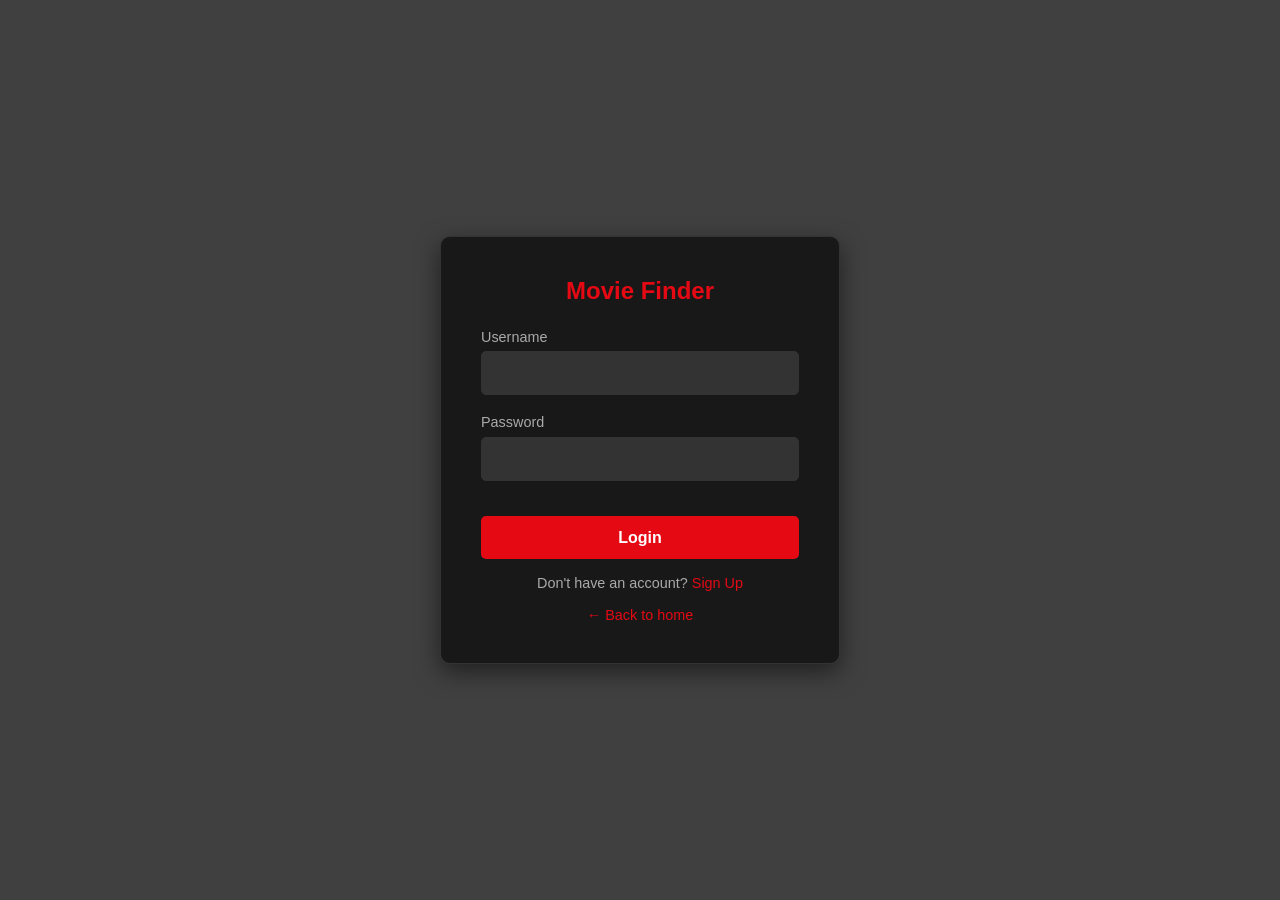
<file: index.html>
<!DOCTYPE html>
<html lang="en">
<head>
    <meta charset="UTF-8">
    <meta name="viewport" content="width=device-width, initial-scale=1.0">
    <title>Login - Movie Finder</title>
    <link rel="stylesheet" href="css/style.css">
</head>
<body class="auth-body">
    <div class="auth-card">
        <h2>Movie Finder</h2>
        <p id="successMessage" class="success-message"></p>
        <form id="loginForm">
            <div class="form-group">
                <label for="username">Username</label>
                <input type="text" id="username" autocomplete="username" required>
            </div>
            <div class="form-group">
                <label for="password">Password</label>
                <input type="password" id="password" autocomplete="current-password" required>
            </div>
            <span id="errorMessage" class="error-message"></span>
            <button type="submit" class="btn" style="margin-top: 1rem;">Login</button>
        </form>
        <div class="auth-link">
            Don't have an account? <a href="signin.html">Sign Up</a>
        </div>
        <div class="auth-link"><a href="landing.html">&larr; Back to home</a></div>
    </div>
    <script src="js/auth.js"></script>
</body>
</html>
</file>
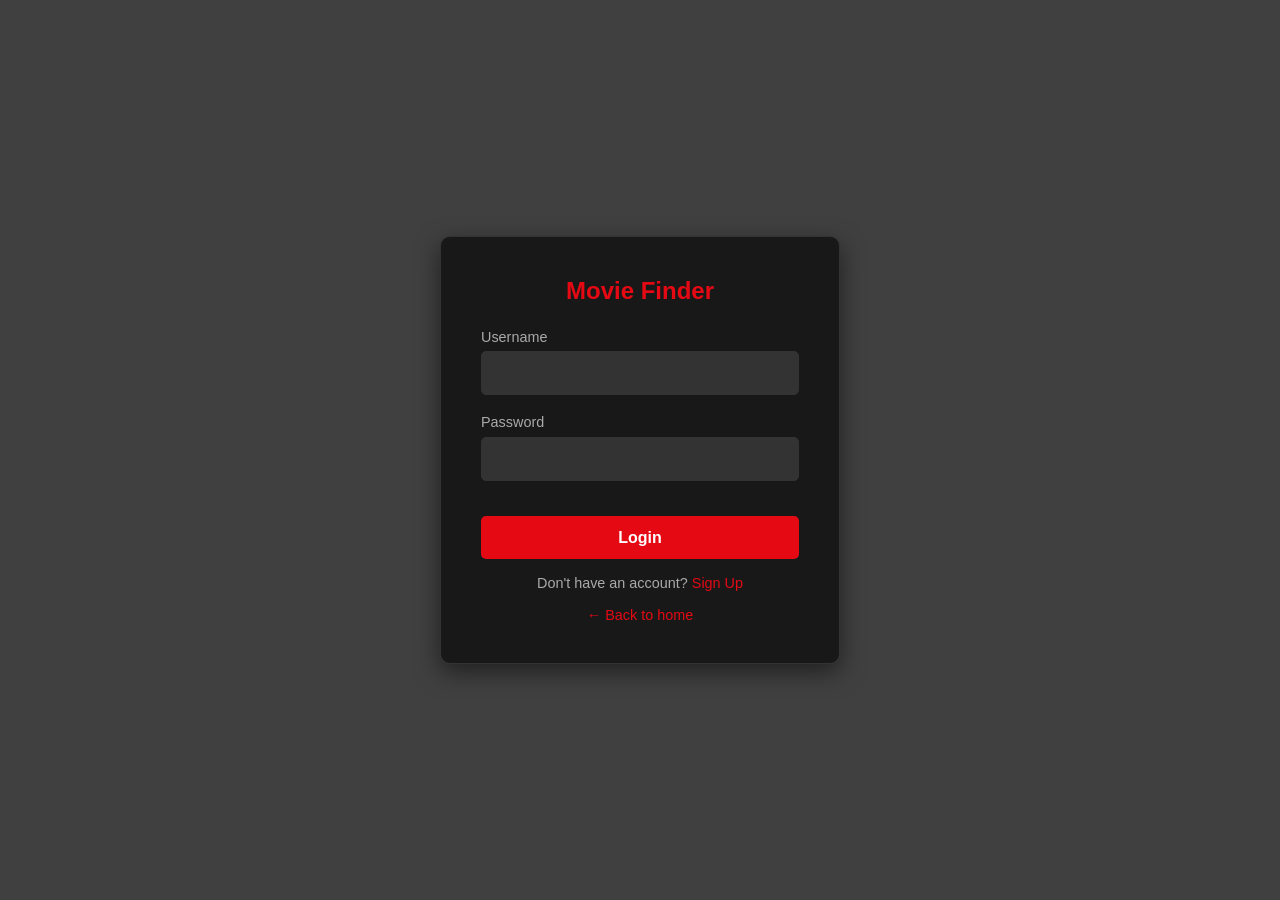
<file: about.html>
<!DOCTYPE html>
<html lang="en">
<head>
    <meta charset="UTF-8">
    <meta name="viewport" content="width=device-width, initial-scale=1.0">
    <title>About Us - Movie Finder</title>
    <link rel="stylesheet" href="css/style.css">
</head>
<body>
    <nav class="navbar">
        <a href="home.html" class="brand">Movie Finder</a>
        <ul class="nav-links">
            <li><a href="home.html">Home</a></li>
            <li><a href="search.html">Search</a></li>
            <li><a href="watchlist.html">Watchlist</a></li>
            <li><a href="about.html" class="active">About Us</a></li>
            <li><a href="index.html" onclick="return logout()">Logout</a></li>
        </ul>
    </nav>

    <main>
        <h2 class="section-title">About Movie Finder</h2>
        
        <div class="about-card">
            <p>Movie Finder is a simple movie discovery application created as a mini project using HTML, CSS, JavaScript, and a movie API.</p>
            <p style="margin-top: 1rem;">It allows users to:</p>
            <ul style="margin-top: 0.5rem; margin-left: 1.5rem;">
                <li>Search movies, series, and episodes with type and year filters</li>
                <li>View detailed information including plot, cast, awards, box office, and ratings from IMDb, Rotten Tomatoes, and Metacritic</li>
                <li>Browse every season and episode of a TV series</li>
                <li>Discover featured and popular titles</li>
                <li>Create and manage a personal watchlist and track what you've watched</li>
            </ul>
        </div>

        <div class="about-card">
            <h3>Technologies Used</h3>
            <ul>
                <li><strong>HTML5:</strong> Semantic web structure</li>
                <li><strong>CSS3:</strong> Modern dark mode styling & responsive grid layouts</li>
                <li><strong>JavaScript (Vanilla):</strong> DOM manipulation, API fetching, and state management</li>
                <li><strong>OMDb API:</strong> Dynamic third-party movie metadata source</li>
                <li><strong>Python FastAPI + SQLite:</strong> User accounts with bcrypt-hashed passwords</li>
                <li><strong>LocalStorage / SessionStorage:</strong> Watchlist, recent searches, and offline fallback accounts</li>
            </ul>
        </div>

        <div class="about-card">
            <h3>Features</h3>
            <ul>
                <li>Real-time search with filters, pagination, and recent searches</li>
                <li>Detailed view modal with multi-source ratings and IMDb links</li>
                <li>Season and episode browser for TV series</li>
                <li>Per-user watchlist with watched tracking, sorting, and filters</li>
                <li>Authentication via FastAPI backend, with LocalStorage fallback</li>
                <li>Fully responsive layout for mobile, tablet, and desktop</li>
            </ul>
        </div>
    </main>

    <footer>
        <p>&copy; 2026 Movie Finder Mini Project. Built with HTML, CSS, JavaScript, and OMDb API.</p>
    </footer>

    <script src="js/common.js"></script>
    <script src="js/auth.js"></script>
</body>
</html>
</file>
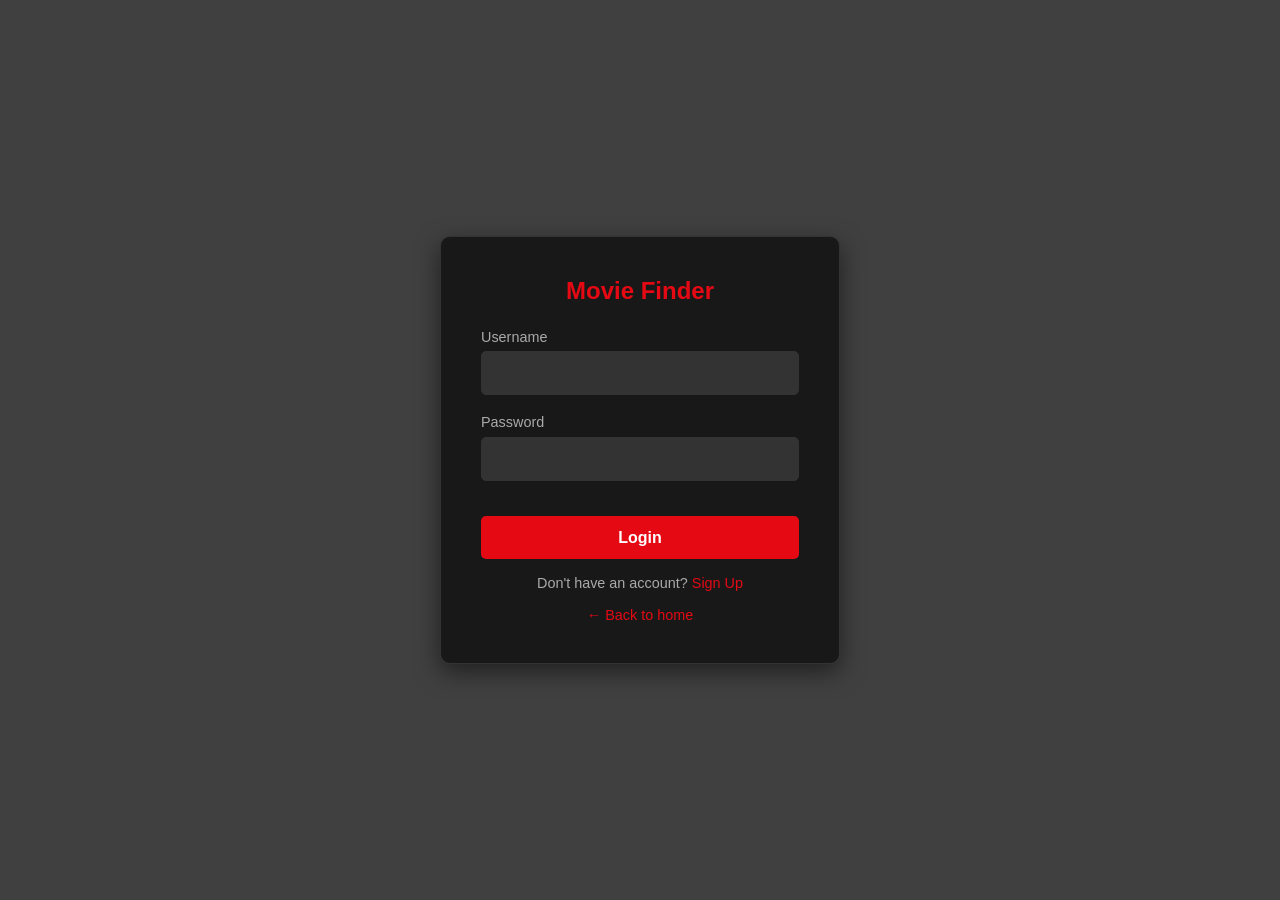
<file: home.html>
<!DOCTYPE html>
<html lang="en">
<head>
    <meta charset="UTF-8">
    <meta name="viewport" content="width=device-width, initial-scale=1.0">
    <title>Home - Movie Finder</title>
    <link rel="stylesheet" href="css/style.css">
</head>
<body>
    <nav class="navbar">
        <a href="home.html" class="brand">Movie Finder</a>
        <ul class="nav-links">
            <li><a href="home.html" class="active">Home</a></li>
            <li><a href="search.html">Search</a></li>
            <li><a href="watchlist.html">Watchlist</a></li>
            <li><a href="about.html">About Us</a></li>
            <li><a href="index.html" onclick="return logout()">Logout</a></li>
        </ul>
    </nav>

    <main>
        <section class="hero">
            <h1>Discover Your Next Favorite Movie</h1>
            <p>Search thousands of movies and series, check ratings, and build your personal watchlist.</p>
            <form id="heroSearch" class="hero-search">
                <input type="search" id="heroSearchInput" placeholder="Search movies, series, episodes..." aria-label="Search">
                <button type="submit" class="btn btn-inline">Search</button>
            </form>
        </section>

        <section id="featured" class="featured">
            <div class="loader"></div>
        </section>

        <div id="homeSections"></div>
    </main>

    <footer>
        <p>&copy; 2026 Movie Finder Mini Project. Built with HTML, CSS, JavaScript, and OMDb API.</p>
    </footer>

    <script src="js/common.js"></script>
    <script src="js/auth.js"></script>
    <script src="js/home.js"></script>
</body>
</html>
</file>
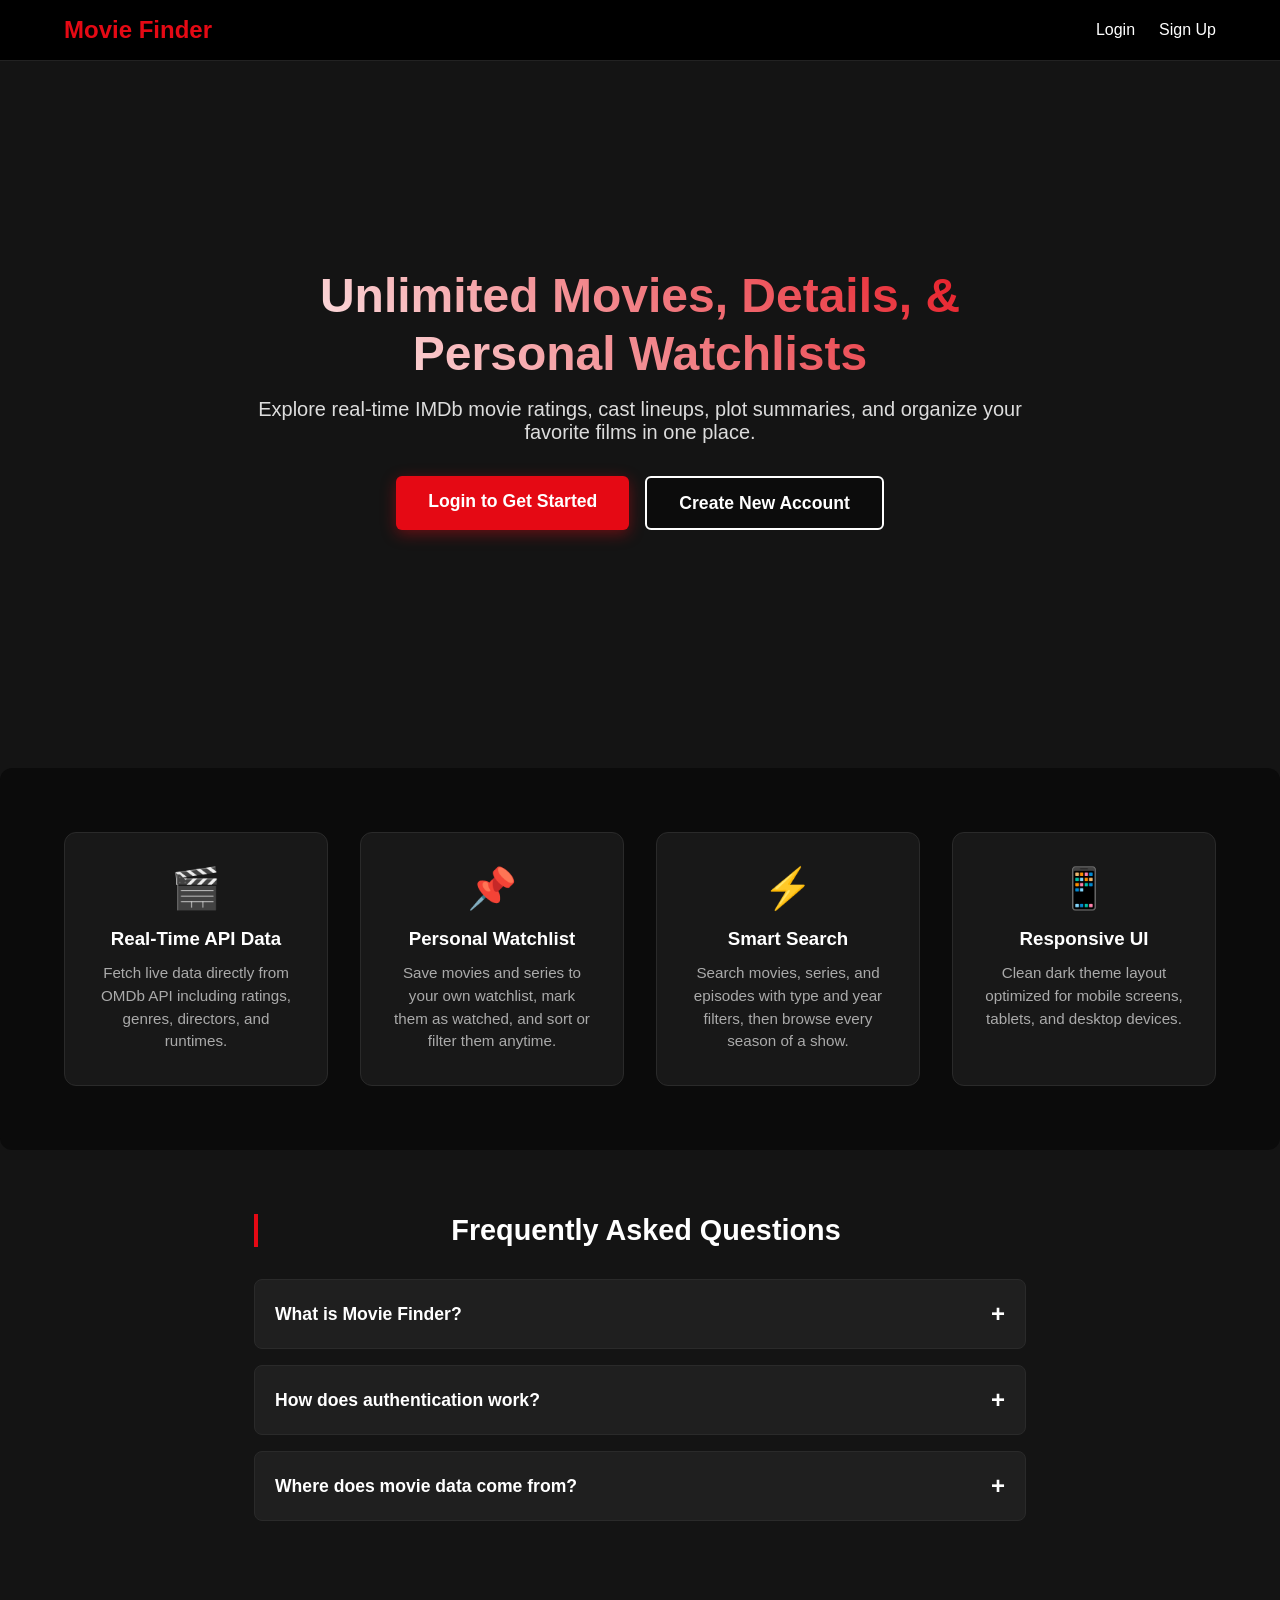
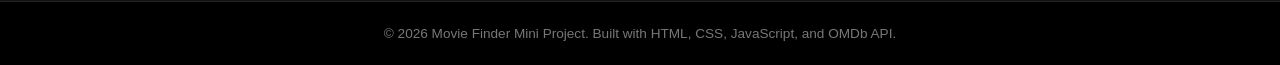
<file: landing.html>
<!DOCTYPE html>
<html lang="en">
<head>
    <meta charset="UTF-8">
    <meta name="viewport" content="width=device-width, initial-scale=1.0">
    <title>Movie Finder - Discover Unlimited Movies & Shows</title>
    <link rel="stylesheet" href="css/style.css">
    <style>
        /* Landing Page Custom Enhancements */
        .hero-banner {
            position: relative;
            height: 75vh;
            min-height: 500px;
            background: linear-gradient(to top, #141414 10%, rgba(20,20,20,0.5) 50%, rgba(20,20,20,0.85) 100%),
                        url('https://images.unsplash.com/photo-1536440136628-849c177e76a1?auto=format&fit=crop&w=1600&q=80') center/cover no-repeat;
            background-color: #141414;
            display: flex;
            align-items: center;
            justify-content: center;
            text-align: center;
            padding: 0 1.5rem;
            border-radius: 0 0 12px 12px;
        }

        .hero-content {
            max-width: 800px;
        }

        .hero-content h1 {
            font-size: 3rem;
            font-weight: 800;
            margin-bottom: 1rem;
            line-height: 1.2;
            background: linear-gradient(45deg, #ffffff, #e50914);
            -webkit-background-clip: text;
            -webkit-text-fill-color: transparent;
        }

        .hero-content p {
            font-size: 1.25rem;
            color: #ddd;
            margin-bottom: 2rem;
        }

        .cta-group {
            display: flex;
            gap: 1rem;
            justify-content: center;
            flex-wrap: wrap;
        }

        .cta-btn {
            padding: 0.9rem 2rem;
            font-size: 1.1rem;
            border-radius: 6px;
            font-weight: 600;
            text-decoration: none;
            transition: all 0.25s ease;
        }

        .cta-primary {
            background-color: #e50914;
            color: white;
            box-shadow: 0 4px 15px rgba(229, 9, 20, 0.4);
        }

        .cta-primary:hover {
            background-color: #f40612;
            transform: translateY(-2px);
        }

        .cta-outline {
            border: 2px solid #ffffff;
            color: white;
            background: rgba(0,0,0,0.4);
        }

        .cta-outline:hover {
            background: white;
            color: black;
            transform: translateY(-2px);
        }

        /* Features Section */
        .features-grid {
            display: grid;
            grid-template-columns: repeat(auto-fit, minmax(240px, 1fr));
            gap: 2rem;
            padding: 4rem 5%;
            background-color: #0b0b0b;
            margin-top: 2rem;
            border-radius: 12px;
        }

        .feature-card {
            background: #181818;
            padding: 2rem;
            border-radius: 12px;
            border: 1px solid #2a2a2a;
            text-align: center;
            transition: transform 0.3s ease, border-color 0.3s ease;
        }

        .feature-card:hover {
            transform: translateY(-8px);
            border-color: #e50914;
        }

        .feature-icon {
            font-size: 2.5rem;
            margin-bottom: 1rem;
            display: inline-block;
        }

        .feature-card h3 {
            color: #fff;
            margin-bottom: 0.75rem;
        }

        .feature-card p {
            color: #aaa;
            font-size: 0.95rem;
            line-height: 1.5;
        }

        /* Trending Reel Section */
        .reel-section {
            padding: 3rem 5%;
        }

        .reel-container {
            display: flex;
            gap: 1.2rem;
            overflow-x: auto;
            padding-bottom: 1rem;
            scrollbar-width: thin;
            scrollbar-color: #e50914 #1f1f1f;
        }

        .reel-item {
            min-width: 180px;
            height: 270px;
            border-radius: 8px;
            overflow: hidden;
            position: relative;
            cursor: pointer;
            flex-shrink: 0;
            box-shadow: 0 4px 10px rgba(0,0,0,0.5);
            transition: transform 0.3s ease;
        }

        .reel-item {
            background: #262626;
        }

        .reel-rating {
            position: absolute;
            bottom: 0;
            left: 0;
            right: 0;
            padding: 1.5rem 0.6rem 0.5rem;
            background: linear-gradient(transparent, rgba(0,0,0,0.9));
            font-size: 0.85rem;
            font-weight: 600;
        }

        .reel-item img {
            width: 100%;
            height: 100%;
            object-fit: cover;
        }

        .reel-item:hover {
            transform: scale(1.05);
        }

        .reel-badge {
            position: absolute;
            top: 10px;
            left: 10px;
            background: rgba(229, 9, 20, 0.9);
            color: white;
            font-size: 0.75rem;
            font-weight: bold;
            padding: 0.2rem 0.5rem;
            border-radius: 4px;
        }

        /* FAQ Accordion */
        .faq-section {
            padding: 4rem 5%;
            background-color: #141414;
            max-width: 900px;
            margin: 0 auto;
        }

        .faq-item {
            margin-bottom: 1rem;
            background-color: #1f1f1f;
            border-radius: 8px;
            overflow: hidden;
            border: 1px solid #2a2a2a;
        }

        .faq-question {
            width: 100%;
            padding: 1.25rem;
            background: none;
            border: none;
            color: white;
            font-size: 1.1rem;
            font-weight: 600;
            text-align: left;
            cursor: pointer;
            display: flex;
            justify-content: space-between;
            align-items: center;
        }

        .faq-answer {
            max-height: 0;
            overflow: hidden;
            transition: max-height 0.3s ease, padding 0.3s ease;
            color: #ccc;
            padding: 0 1.25rem;
            font-size: 0.95rem;
            line-height: 1.6;
        }

        .faq-item.active .faq-answer {
            max-height: 200px;
            padding: 0 1.25rem 1.25rem 1.25rem;
        }

        .faq-question span {
            font-size: 1.5rem;
            transition: transform 0.3s ease;
        }

        .faq-item.active .faq-question span {
            transform: rotate(45deg);
        }
    </style>
</head>
<body>
    <!-- Top Navigation Bar -->
    <nav class="navbar">
        <a href="landing.html" class="brand">Movie Finder</a>
        <ul class="nav-links" id="landingNav">
            <li><a href="index.html">Login</a></li>
            <li><a href="signin.html">Sign Up</a></li>
        </ul>
    </nav>

    <!-- Hero Banner Section -->
    <header class="hero-banner">
        <div class="hero-content">
            <h1>Unlimited Movies, Details, & Personal Watchlists</h1>
            <p>Explore real-time IMDb movie ratings, cast lineups, plot summaries, and organize your favorite films in one place.</p>
            <div class="cta-group">
                <a href="index.html" class="cta-btn cta-primary">Login to Get Started</a>
                <a href="signin.html" class="cta-btn cta-outline">Create New Account</a>
            </div>
        </div>
    </header>

    <!-- Features Section -->
    <section class="features-grid">
        <div class="feature-card">
            <span class="feature-icon">🎬</span>
            <h3>Real-Time API Data</h3>
            <p>Fetch live data directly from OMDb API including ratings, genres, directors, and runtimes.</p>
        </div>
        <div class="feature-card">
            <span class="feature-icon">📌</span>
            <h3>Personal Watchlist</h3>
            <p>Save movies and series to your own watchlist, mark them as watched, and sort or filter them anytime.</p>
        </div>
        <div class="feature-card">
            <span class="feature-icon">⚡</span>
            <h3>Smart Search</h3>
            <p>Search movies, series, and episodes with type and year filters, then browse every season of a show.</p>
        </div>
        <div class="feature-card">
            <span class="feature-icon">📱</span>
            <h3>Responsive UI</h3>
            <p>Clean dark theme layout optimized for mobile screens, tablets, and desktop devices.</p>
        </div>
    </section>

    <!-- Trending Reel Section -->
    <section class="reel-section">
        <h2 class="section-title">Trending Now</h2>
        <div id="trendingReel" class="reel-container">
            <p class="message">Loading trending titles...</p>
        </div>
    </section>

    <!-- Interactive FAQ Section -->
    <section class="faq-section">
        <h2 class="section-title" style="text-align: center; margin-bottom: 2rem;">Frequently Asked Questions</h2>
        
        <div class="faq-item">
            <button class="faq-question">What is Movie Finder? <span>+</span></button>
            <div class="faq-answer">
                Movie Finder is a web application built using HTML5, CSS3, Vanilla JavaScript, a FastAPI backend, and the OMDb API for discovering movies and creating custom watchlists.
            </div>
        </div>

        <div class="faq-item">
            <button class="faq-question">How does authentication work? <span>+</span></button>
            <div class="faq-answer">
                When running with the Python FastAPI backend, accounts are stored in a SQLite database with bcrypt-hashed passwords. If the pages are opened without the backend, the app falls back to browser LocalStorage so the demo still works.
            </div>
        </div>

        <div class="faq-item">
            <button class="faq-question">Where does movie data come from? <span>+</span></button>
            <div class="faq-answer">
                Movie information, plots, ratings (IMDb, Rotten Tomatoes, Metacritic), episodes, and posters are fetched in real-time from the OMDb API.
            </div>
        </div>
    </section>

    <footer>
        <p>&copy; 2026 Movie Finder Mini Project. Built with HTML, CSS, JavaScript, and OMDb API.</p>
    </footer>

    <script src="js/common.js"></script>
    <script>
        // Logged-in visitors get a shortcut instead of Login / Sign Up
        if (isLoggedIn()) {
            document.getElementById("landingNav").innerHTML = '<li><a href="home.html">Go to Home &rarr;</a></li>';
        }

        // Trending reel (click a poster for full details)
        (async function loadTrending() {
            const reel = document.getElementById("trendingReel");
            const ids = ["tt1375666", "tt0468569", "tt0816692", "tt0903747", "tt4154796", "tt0133093", "tt4574334", "tt6751668", "tt0944947", "tt0110912"];
            try {
                const movies = await Promise.all(ids.map(id => omdb({ i: id }).catch(() => null)));
                const valid = movies.filter(m => m && m.Response === "True");
                if (!valid.length) {
                    reel.closest("section").remove();
                    return;
                }
                reel.innerHTML = "";
                valid.forEach((movie, index) => {
                    const item = document.createElement("div");
                    item.className = "reel-item";
                    item.title = movie.Title;
                    item.innerHTML = `
                        <img src="${escapeHtml(posterUrl(movie.Poster))}" alt="${escapeHtml(movie.Title)} poster" loading="lazy" referrerpolicy="no-referrer">
                        <span class="reel-badge">#${index + 1}</span>
                        ${hasValue(movie.imdbRating) ? `<span class="reel-rating">⭐ ${escapeHtml(movie.imdbRating)}</span>` : ""}
                    `;
                    item.addEventListener("click", () => showMovieDetails(movie.imdbID));
                    reel.appendChild(item);
                });
            } catch (err) {
                reel.closest("section").remove();
            }
        })();

        // Toggle FAQ Items
        document.querySelectorAll('.faq-question').forEach(button => {
            button.addEventListener('click', () => {
                const faqItem = button.parentElement;
                faqItem.classList.toggle('active');

                // Collapse other open FAQs
                document.querySelectorAll('.faq-item').forEach(item => {
                    if (item !== faqItem) {
                        item.classList.remove('active');
                    }
                });
            });
        });
    </script>
</body>
</html>
</file>
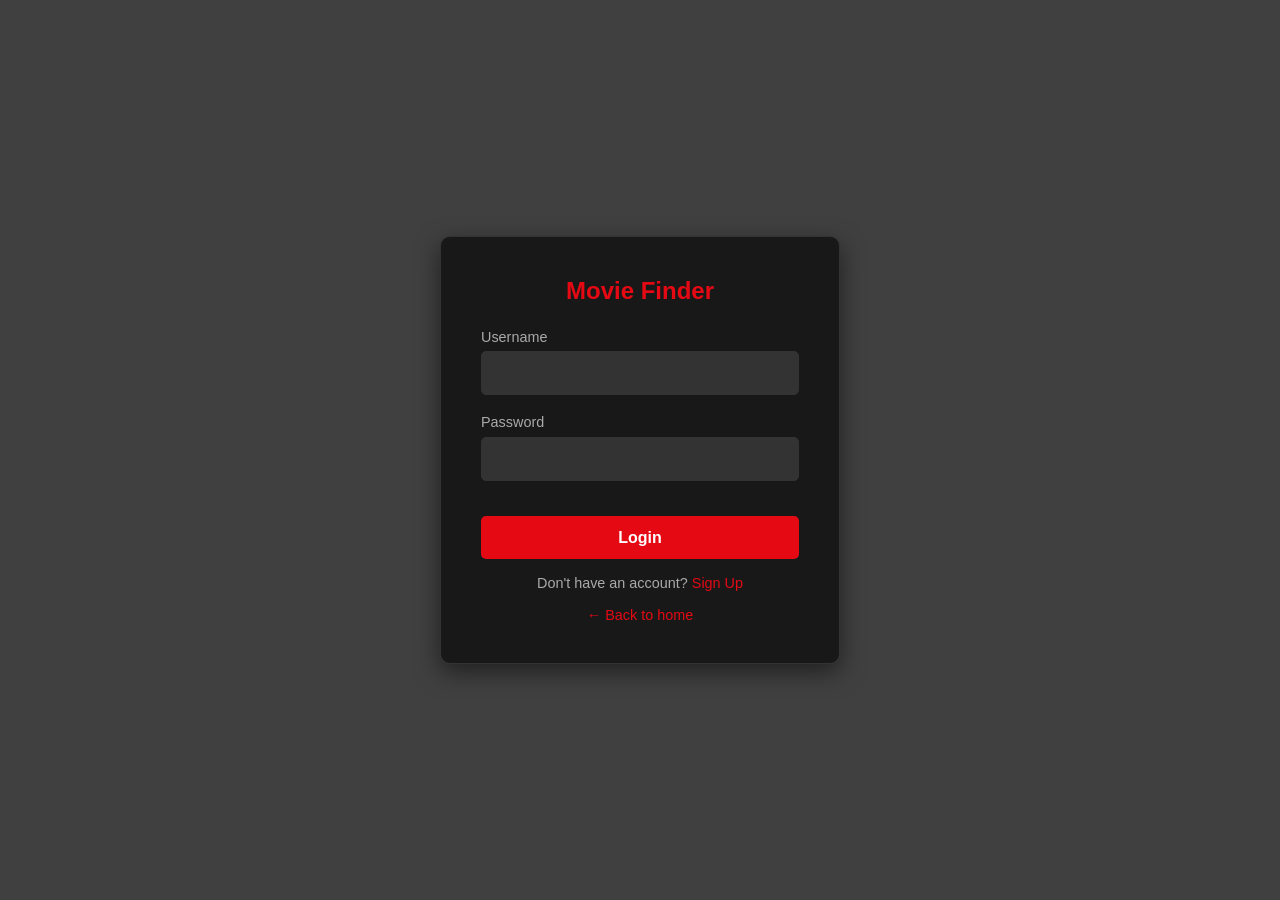
<file: search.html>
<!DOCTYPE html>
<html lang="en">
<head>
    <meta charset="UTF-8">
    <meta name="viewport" content="width=device-width, initial-scale=1.0">
    <title>Search Movies - Movie Finder</title>
    <link rel="stylesheet" href="css/style.css">
</head>
<body>
    <nav class="navbar">
        <a href="home.html" class="brand">Movie Finder</a>
        <ul class="nav-links">
            <li><a href="home.html">Home</a></li>
            <li><a href="search.html" class="active">Search</a></li>
            <li><a href="watchlist.html">Watchlist</a></li>
            <li><a href="about.html">About Us</a></li>
            <li><a href="index.html" onclick="return logout()">Logout</a></li>
        </ul>
    </nav>

    <main>
        <h2 class="section-title">Search Movies</h2>
        <form id="searchForm" class="search-container">
            <input type="search" id="searchInput" placeholder="Enter movie name (e.g. Batman, Inception)..." aria-label="Title">
            <select id="typeFilter" class="select" aria-label="Type">
                <option value="">All types</option>
                <option value="movie">Movies</option>
                <option value="series">Series</option>
               
            </select>
            <input type="number" id="yearFilter" class="year-input" placeholder="Year" min="1880" max="2100" aria-label="Year">
            <button type="submit" id="searchBtn" class="btn">Search</button>
        </form>
        <div id="recentSearches" class="recent-searches"></div>

        <p id="searchSummary" class="search-summary"></p>
        <div id="searchResults" class="movies-grid">
            <p class="message">Search for a movie to see results here.</p>
        </div>
        <div class="load-more-wrap">
            <button id="loadMoreBtn" class="btn btn-secondary btn-inline" hidden>Load More</button>
        </div>
    </main>

    <footer>
        <p>&copy; 2026 Movie Finder Mini Project. Built with HTML, CSS, JavaScript, and OMDb API.</p>
    </footer>

    <script src="js/common.js"></script>
    <script src="js/auth.js"></script>
    <script src="js/search.js"></script>
</body>
</html>
</file>
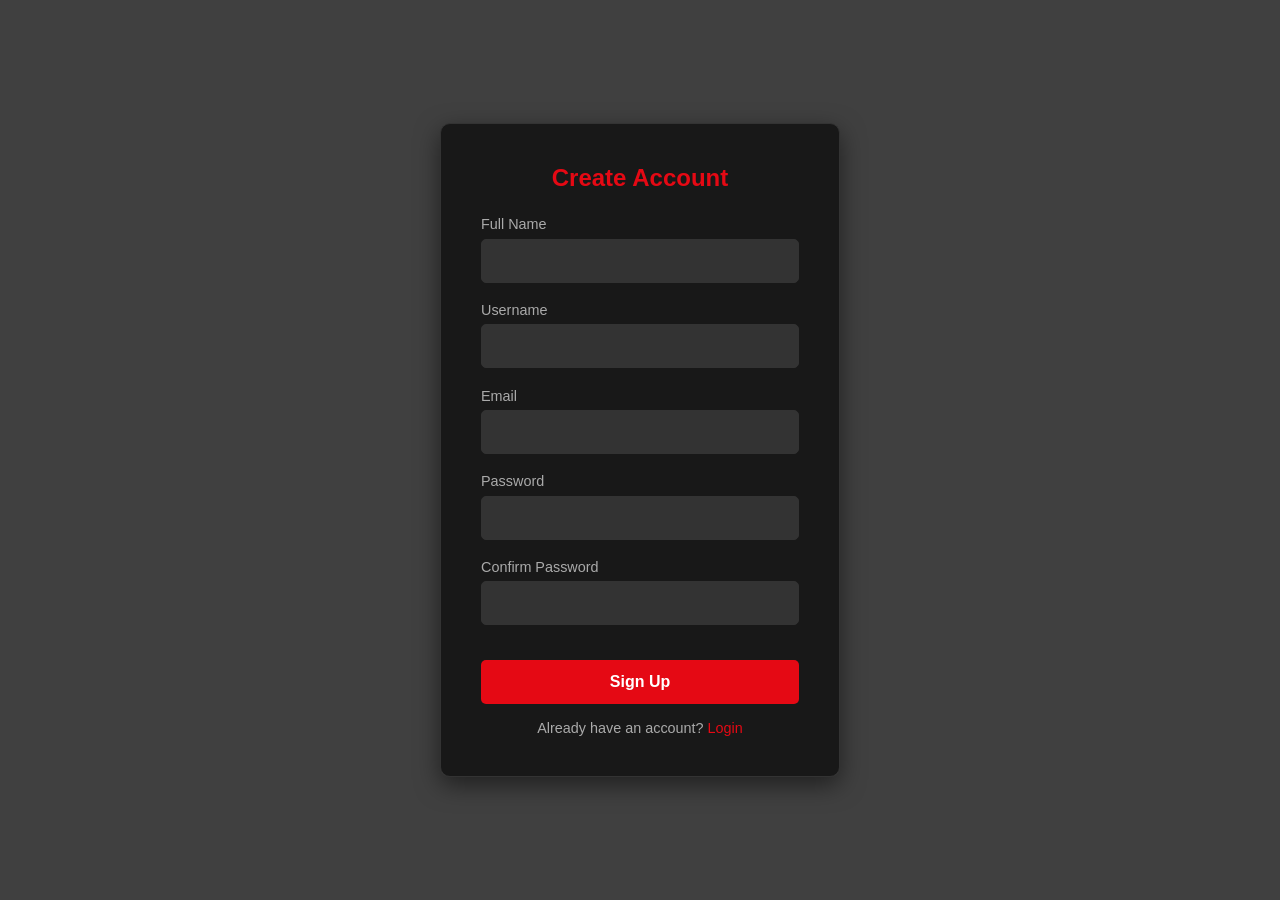
<file: signin.html>
<!DOCTYPE html>
<html lang="en">
<head>
    <meta charset="UTF-8">
    <meta name="viewport" content="width=device-width, initial-scale=1.0">
    <title>Sign Up - Movie Finder</title>
    <link rel="stylesheet" href="css/style.css">
</head>
<body class="auth-body">
    <div class="auth-card">
        <h2>Create Account</h2>
        <form id="signinForm">
            <div class="form-group">
                <label for="fullName">Full Name</label>
                <input type="text" id="fullName" required>
                <span id="fullNameError" class="error-message"></span>
            </div>
            <div class="form-group">
                <label for="regUsername">Username</label>
                <input type="text" id="regUsername" autocomplete="username" required>
                <span id="usernameError" class="error-message"></span>
            </div>
            <div class="form-group">
                <label for="email">Email</label>
                <input type="email" id="email" required>
                <span id="emailError" class="error-message"></span>
            </div>
            <div class="form-group">
                <label for="regPassword">Password</label>
                <input type="password" id="regPassword" autocomplete="new-password" required>
                <span id="passwordError" class="error-message"></span>
            </div>
            <div class="form-group">
                <label for="confirmPassword">Confirm Password</label>
                <input type="password" id="confirmPassword" autocomplete="new-password" required>
                <span id="confirmError" class="error-message"></span>
            </div>
            <button type="submit" class="btn" style="margin-top: 1rem;">Sign Up</button>
        </form>
        <div class="auth-link">
            Already have an account? <a href="index.html">Login</a>
        </div>
    </div>
    <script src="js/auth.js"></script>
</body>
</html>
</file>
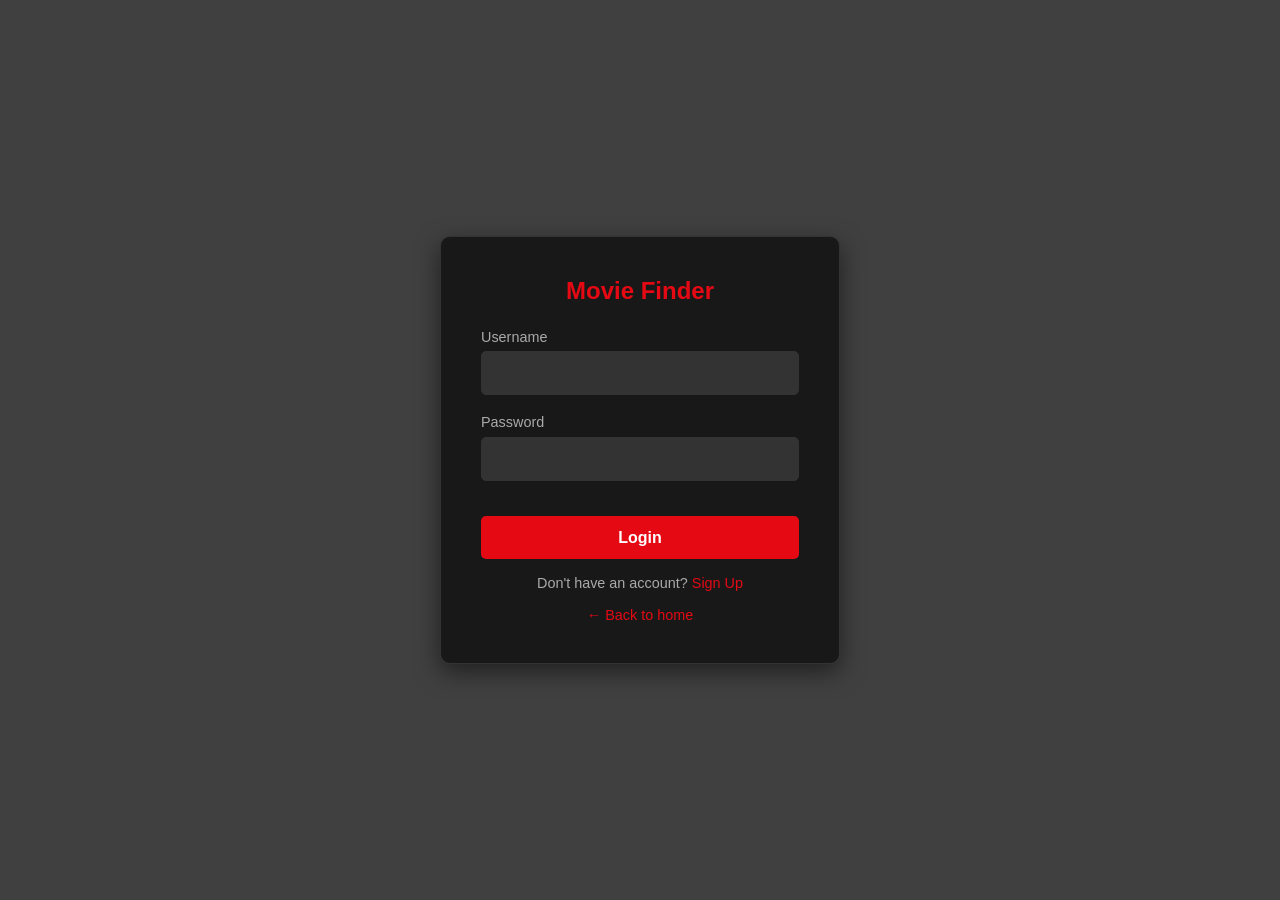
<file: watchlist.html>
<!DOCTYPE html>
<html lang="en">
<head>
    <meta charset="UTF-8">
    <meta name="viewport" content="width=device-width, initial-scale=1.0">
    <title>My Watchlist - Movie Finder</title>
    <link rel="stylesheet" href="css/style.css">
</head>
<body>
    <nav class="navbar">
        <a href="home.html" class="brand">Movie Finder</a>
        <ul class="nav-links">
            <li><a href="home.html">Home</a></li>
            <li><a href="search.html">Search</a></li>
            <li><a href="watchlist.html" class="active">Watchlist</a></li>
            <li><a href="about.html">About Us</a></li>
            <li><a href="index.html" onclick="return logout()">Logout</a></li>
        </ul>
    </nav>

    <main>
        <h2 class="section-title">My Watchlist</h2>
        <div class="watchlist-toolbar">
            <div class="filter-tabs" role="tablist">
                <button class="filter-tab active" data-filter="all">All</button>
                <button class="filter-tab" data-filter="unwatched">To Watch</button>
                <button class="filter-tab" data-filter="watched">Watched</button>
            </div>
            <div class="toolbar-right">
                <select id="sortSelect" class="select" aria-label="Sort by">
                    <option value="recent">Recently added</option>
                    <option value="oldest">Oldest added</option>
                    <option value="title">Title A–Z</option>
                    <option value="year-desc">Year (newest)</option>
                    <option value="year-asc">Year (oldest)</option>
                </select>
                <button id="clearAllBtn" class="btn btn-danger btn-inline">Clear All</button>
            </div>
        </div>
        <p id="watchlistStats" class="search-summary"></p>
        <div id="watchlistGrid" class="movies-grid">
            <!-- Saved watchlist cards generated dynamically -->
        </div>
    </main>

    <footer>
        <p>&copy; 2026 Movie Finder Mini Project. Built with HTML, CSS, JavaScript, and OMDb API.</p>
    </footer>

    <script src="js/common.js"></script>
    <script src="js/auth.js"></script>
    <script src="js/watchlist.js"></script>
</body>
</html>
</file>
<file: css/style.css>
/* Reset and Base Styles */
* {
    margin: 0;
    padding: 0;
    box-sizing: border-box;
}

body {
    font-family: 'Segoe UI', Tahoma, Geneva, Verdana, sans-serif;
    background-color: #141414;
    color: #ffffff;
    min-height: 100vh;
    display: flex;
    flex-direction: column;
}

main {
    flex: 1;
    padding: 2rem 5%;
}

/* Auth Layout (Login & Sign In) */
.auth-body {
    display: flex;
    justify-content: center;
    align-items: center;
    min-height: 100vh;
    background: linear-gradient(rgba(0, 0, 0, 0.75), rgba(0, 0, 0, 0.75)),
                url('https://images.unsplash.com/photo-1489599849927-2ee91cede3ba?auto=format&fit=crop&w=1350&q=80') center/cover no-repeat;
}

.auth-card {
    background-color: rgba(20, 20, 20, 0.9);
    padding: 2.5rem;
    border-radius: 10px;
    width: 100%;
    max-width: 400px;
    box-shadow: 0 8px 24px rgba(0,0,0,0.5);
    border: 1px solid #333;
}

.auth-card h2 {
    color: #e50914;
    text-align: center;
    margin-bottom: 1.5rem;
}

.form-group {
    margin-bottom: 1.2rem;
}

.form-group label {
    display: block;
    margin-bottom: 0.4rem;
    color: #aaa;
    font-size: 0.9rem;
}

.form-group input {
    width: 100%;
    padding: 0.75rem;
    border-radius: 5px;
    border: 1px solid #333;
    background-color: #333;
    color: #fff;
    font-size: 1rem;
}

.form-group input:focus {
    outline: none;
    border-color: #e50914;
}

/* Buttons */
.btn {
    width: 100%;
    padding: 0.75rem;
    border: none;
    border-radius: 5px;
    background-color: #e50914;
    color: #fff;
    font-size: 1rem;
    font-weight: bold;
    cursor: pointer;
    transition: background-color 0.2s;
    text-decoration: none;
    font-family: inherit;
    line-height: 1.2;
}

.btn:hover {
    background-color: #f40612;
}

.btn:disabled {
    opacity: 0.55;
    cursor: not-allowed;
}

.btn-inline {
    width: auto;
    display: inline-block;
    padding: 0.65rem 1.4rem;
    text-align: center;
}

.btn-secondary {
    background-color: #333;
}

.btn-secondary:hover {
    background-color: #444;
}

.btn-danger {
    background-color: #b71c1c;
}

.btn-danger:hover {
    background-color: #d32f2f;
}

/* Form Helper Links & Messages */
.auth-link {
    text-align: center;
    margin-top: 1rem;
    color: #aaa;
    font-size: 0.9rem;
}

.auth-link a {
    color: #e50914;
    text-decoration: none;
}

.auth-link a:hover {
    text-decoration: underline;
}

.error-message {
    color: #f44336;
    font-size: 0.85rem;
    margin-top: 0.3rem;
    display: block;
}

/* Navigation Bar */
.navbar {
    display: flex;
    justify-content: space-between;
    align-items: center;
    background-color: #000;
    padding: 1rem 5%;
    position: sticky;
    top: 0;
    z-index: 100;
    border-bottom: 1px solid #222;
}

.navbar .brand {
    font-size: 1.5rem;
    font-weight: bold;
    color: #e50914;
    text-decoration: none;
}

.nav-links {
    list-style: none;
    display: flex;
    flex-wrap: wrap;
    align-items: center;
    gap: 1.5rem;
}

.nav-user {
    color: #aaa;
    font-size: 0.9rem;
}

.nav-links a {
    color: #fff;
    text-decoration: none;
    font-weight: 500;
    transition: color 0.2s;
}

.nav-links a:hover,
.nav-links a.active {
    color: #e50914;
}

/* Hero Section */
.hero {
    text-align: center;
    padding: 4rem 1rem;
    background: linear-gradient(to bottom, rgba(0,0,0,0.8), #141414),
                url('https://images.unsplash.com/photo-1517604931442-7e0c8ed2963c?auto=format&fit=crop&w=1350&q=80') center/cover;
    border-radius: 10px;
    margin-bottom: 2rem;
}

.hero h1 {
    font-size: 2.5rem;
    margin-bottom: 1rem;
}

.hero p {
    font-size: 1.2rem;
    color: #ccc;
    margin-bottom: 1.5rem;
}

.hero .btn {
    width: auto;
    padding: 0.8rem 2rem;
}

/* Section Titles */
.section-title {
    font-size: 1.8rem;
    margin-bottom: 1.5rem;
    border-left: 4px solid #e50914;
    padding-left: 0.5rem;
}

/* Search Bar Area */
.search-container {
    display: flex;
    gap: 0.75rem;
    max-width: 820px;
    margin: 0 auto 2rem auto;
}

.search-container input {
    flex: 1;
    padding: 0.8rem;
    border-radius: 5px;
    border: 1px solid #333;
    background-color: #222;
    color: #fff;
    font-size: 1rem;
}

.search-container .btn {
    width: auto;
    padding: 0 1.5rem;
}

/* Movies Grid */
.movies-grid {
    display: grid;
    grid-template-columns: repeat(auto-fill, minmax(200px, 1fr));
    gap: 1.5rem;
}

/* Movie Card */
.movie-card {
    background-color: #1f1f1f;
    border-radius: 8px;
    overflow: hidden;
    display: flex;
    flex-direction: column;
    transition: transform 0.2s, box-shadow 0.2s;
    border: 1px solid #2a2a2a;
}

.movie-card:hover {
    transform: translateY(-5px);
    box-shadow: 0 5px 15px rgba(229, 9, 20, 0.2);
}

.poster-wrap {
    position: relative;
    cursor: pointer;
    aspect-ratio: 2 / 3;
    background-color: #262626;
    overflow: hidden;
}

.poster-wrap img {
    width: 100%;
    height: 100%;
    object-fit: cover;
    display: block;
    transition: transform 0.3s;
}

.poster-wrap:hover img {
    transform: scale(1.04);
}

.poster-wrap:focus-visible {
    outline: 2px solid #e50914;
    outline-offset: -2px;
}

.type-badge,
.watched-badge {
    position: absolute;
    top: 8px;
    font-size: 0.7rem;
    font-weight: bold;
    padding: 0.2rem 0.5rem;
    border-radius: 4px;
    text-transform: uppercase;
    letter-spacing: 0.03em;
}

.type-badge {
    left: 8px;
    background: rgba(0, 0, 0, 0.75);
    color: #ddd;
}

.watched-badge {
    right: 8px;
    background: #2e7d32;
    color: #fff;
}

.movie-card.is-watched img {
    opacity: 0.55;
}

.movie-card-info {
    padding: 1rem;
    display: flex;
    flex-direction: column;
    flex: 1;
}

.movie-card-title {
    font-size: 1rem;
    font-weight: bold;
    margin-bottom: 0.5rem;
    white-space: nowrap;
    overflow: hidden;
    text-overflow: ellipsis;
}

.movie-card-meta {
    font-size: 0.85rem;
    color: #aaa;
    margin-bottom: 1rem;
}

.movie-card-actions {
    margin-top: auto;
    display: flex;
    flex-direction: column;
    gap: 0.5rem;
}

.movie-card-actions .btn {
    font-size: 0.85rem;
    padding: 0.5rem;
}

/* Message Display (Empty/Error) */
.message {
    text-align: center;
    color: #aaa;
    font-size: 1.2rem;
    grid-column: 1 / -1;
    padding: 3rem 0;
}

/* Modal Window */
.modal {
    display: none;
    position: fixed;
    top: 0;
    left: 0;
    width: 100%;
    height: 100%;
    background-color: rgba(0, 0, 0, 0.85);
    z-index: 1000;
    justify-content: center;
    align-items: center;
    padding: 1rem;
}

.modal.active {
    display: flex;
}

.modal-content {
    background-color: #1f1f1f;
    border-radius: 10px;
    max-width: 820px;
    width: 100%;
    max-height: 90vh;
    overflow-y: auto;
    position: relative;
    padding: 2rem;
    border: 1px solid #333;
}

.close-btn {
    position: absolute;
    top: 0.6rem;
    right: 1rem;
    font-size: 1.8rem;
    line-height: 1;
    color: #aaa;
    cursor: pointer;
    background: none;
    border: none;
    z-index: 1;
}

.close-btn:hover {
    color: #fff;
}

.modal-body {
    display: flex;
    gap: 1.5rem;
}

.modal-body img {
    width: 200px;
    aspect-ratio: 2 / 3;
    border-radius: 8px;
    object-fit: cover;
    background-color: #262626;
    flex-shrink: 0;
    align-self: flex-start;
}

.modal-details {
    flex: 1;
}

.modal-details h2 {
    color: #e50914;
    margin-bottom: 0.4rem;
    padding-right: 1.5rem;
}

.modal-details p {
    margin-bottom: 0.5rem;
    font-size: 0.95rem;
    color: #ddd;
}

.modal-details strong {
    color: #fff;
}

.modal-details .plot {
    margin: 1rem 0;
    line-height: 1.4;
    color: #ccc;
}

/* About Page Styles */
.about-card {
    background-color: #1f1f1f;
    padding: 2rem;
    border-radius: 8px;
    margin-bottom: 1.5rem;
    border: 1px solid #2a2a2a;
}

.about-card h3 {
    color: #e50914;
    margin-bottom: 1rem;
}

.about-card ul {
    list-style-position: inside;
    color: #ccc;
    line-height: 1.8;
}

/* Footer */
footer {
    text-align: center;
    padding: 1.5rem;
    background-color: #000;
    color: #777;
    font-size: 0.85rem;
    border-top: 1px solid #222;
}

/* ---------- Shared UI additions ---------- */
body.modal-open {
    overflow: hidden;
}

.message a {
    color: #e50914;
}

.select,
.year-input {
    padding: 0.8rem;
    border-radius: 5px;
    border: 1px solid #333;
    background-color: #222;
    color: #fff;
    font-size: 1rem;
}

.search-container .year-input {
    flex: 0 0 110px;
    width: 110px;
}

.select:focus,
.year-input:focus,
.search-container input:focus,
.hero-search input:focus {
    outline: none;
    border-color: #e50914;
}

.success-message {
    color: #66bb6a;
    text-align: center;
    font-size: 0.9rem;
    margin-bottom: 1rem;
}

.success-message:empty {
    display: none;
}

.message.small {
    font-size: 0.95rem;
    padding: 1rem 0;
}

.loader {
    width: 40px;
    height: 40px;
    margin: 2rem auto 0;
    border: 4px solid #333;
    border-top-color: #e50914;
    border-radius: 50%;
    animation: spin 0.8s linear infinite;
    grid-column: 1 / -1;
}

@keyframes spin {
    to { transform: rotate(360deg); }
}

/* Toasts */
.toast-stack {
    position: fixed;
    bottom: 1.5rem;
    right: 1.5rem;
    display: flex;
    flex-direction: column;
    gap: 0.5rem;
    z-index: 2000;
    max-width: calc(100vw - 3rem);
}

.toast {
    background: #2a2a2a;
    color: #fff;
    padding: 0.8rem 1.2rem;
    border-radius: 6px;
    border-left: 4px solid #888;
    box-shadow: 0 6px 18px rgba(0, 0, 0, 0.5);
    animation: toast-in 0.25s ease;
    transition: opacity 0.4s, transform 0.4s;
}

.toast-success { border-left-color: #43a047; }
.toast-error { border-left-color: #e50914; }

.toast.hide {
    opacity: 0;
    transform: translateX(20px);
}

@keyframes toast-in {
    from { opacity: 0; transform: translateY(10px); }
}

/* Watchlist toggle state */
.btn.in-list {
    background-color: #2e7d32;
}

.btn.in-list:hover {
    background-color: #388e3c;
}

/* Chips */
.chips {
    display: flex;
    flex-wrap: wrap;
    gap: 0.4rem;
    margin: 0.6rem 0;
}

.chip {
    background: #2c2c2c;
    border: 1px solid #3a3a3a;
    color: #ddd;
    padding: 0.2rem 0.7rem;
    border-radius: 999px;
    font-size: 0.8rem;
}

.chip-button {
    cursor: pointer;
    font-family: inherit;
}

.chip-button:hover {
    border-color: #e50914;
    color: #fff;
}

.link-button {
    background: none;
    border: none;
    color: #888;
    cursor: pointer;
    font-size: 0.8rem;
    text-decoration: underline;
}

/* Home: hero search, featured spotlight, rows */
.hero-search {
    display: flex;
    gap: 0.75rem;
    max-width: 560px;
    margin: 0 auto;
}

.hero-search input {
    flex: 1;
    padding: 0.8rem 1rem;
    border-radius: 5px;
    border: 1px solid #444;
    background-color: rgba(20, 20, 20, 0.85);
    color: #fff;
    font-size: 1rem;
}

.featured {
    position: relative;
    border-radius: 10px;
    overflow: hidden;
    margin-bottom: 2.5rem;
    border: 1px solid #2a2a2a;
    min-height: 120px;
    background: #1a1a1a;
}

.featured-bg {
    position: absolute;
    inset: 0;
    background-size: cover;
    background-position: center;
    filter: blur(24px) brightness(0.35);
    transform: scale(1.2);
}

.featured-inner {
    position: relative;
    display: flex;
    gap: 2rem;
    padding: 2rem;
}

.featured-inner img {
    width: 200px;
    aspect-ratio: 2 / 3;
    object-fit: cover;
    border-radius: 8px;
    box-shadow: 0 8px 24px rgba(0, 0, 0, 0.6);
    background: #262626;
    flex-shrink: 0;
}

.featured-label {
    color: #e50914;
    text-transform: uppercase;
    font-size: 0.8rem;
    font-weight: bold;
    letter-spacing: 0.1em;
}

.featured-text h2 {
    font-size: 2rem;
    margin: 0.3rem 0;
}

.featured-rating {
    font-weight: 600;
    margin: 0.5rem 0;
}

.featured-rating span {
    color: #aaa;
    font-weight: normal;
    font-size: 0.9rem;
}

.featured-plot {
    color: #ccc;
    line-height: 1.5;
    max-width: 650px;
    margin-bottom: 1rem;
}

.home-section {
    margin-bottom: 2.5rem;
}

.row-header {
    display: flex;
    justify-content: space-between;
    align-items: baseline;
    gap: 1rem;
}

.see-all {
    color: #e50914;
    text-decoration: none;
    font-weight: 600;
    white-space: nowrap;
}

.see-all:hover {
    text-decoration: underline;
}

.movie-row {
    display: grid;
    grid-auto-flow: column;
    grid-auto-columns: 180px;
    gap: 1.2rem;
    overflow-x: auto;
    padding: 0.3rem 0.2rem 1rem;
    scrollbar-width: thin;
    scrollbar-color: #e50914 #1f1f1f;
}

.movie-row .message {
    grid-column: auto;
    min-width: 300px;
    text-align: left;
}

/* Search extras */
.recent-searches {
    display: flex;
    flex-wrap: wrap;
    align-items: center;
    justify-content: center;
    gap: 0.4rem;
    margin: -1rem auto 1.5rem;
    max-width: 820px;
}

.recent-label {
    color: #888;
    font-size: 0.85rem;
}

.search-summary {
    color: #aaa;
    margin-bottom: 1rem;
}

.search-summary:empty {
    display: none;
}

.load-more-wrap {
    text-align: center;
    margin-top: 2rem;
}

/* Modal details */
.modal-meta {
    color: #aaa;
    font-size: 0.95rem;
}

.ratings {
    display: flex;
    flex-wrap: wrap;
    gap: 0.6rem;
    margin: 0.8rem 0;
}

.rating-badge {
    display: flex;
    flex-direction: column;
    align-items: center;
    background: #2a2a2a;
    border-radius: 8px;
    padding: 0.45rem 0.9rem;
    border-top: 3px solid #888;
    min-width: 90px;
}

.rating-imdb { border-top-color: #f5c518; }
.rating-rt { border-top-color: #fa320a; }
.rating-mc { border-top-color: #66cc33; }

.rating-value {
    font-size: 1.1rem;
    font-weight: bold;
}

.rating-source {
    font-size: 0.7rem;
    color: #aaa;
    text-transform: uppercase;
}

.modal-actions {
    display: flex;
    flex-wrap: wrap;
    gap: 0.6rem;
}

.back-btn {
    margin-bottom: 1rem;
    padding: 0.4rem 1rem;
    font-size: 0.85rem;
}

.facts {
    display: grid;
    grid-template-columns: repeat(auto-fit, minmax(230px, 1fr));
    gap: 0.9rem 1.5rem;
    margin-top: 1.5rem;
    padding-top: 1.5rem;
    border-top: 1px solid #333;
}

.fact {
    display: flex;
    flex-direction: column;
    font-size: 0.9rem;
    color: #ddd;
}

.fact-label {
    color: #888;
    font-size: 0.75rem;
    text-transform: uppercase;
    letter-spacing: 0.05em;
    margin-bottom: 0.15rem;
}

/* Series episodes */
.episodes-section {
    margin-top: 1.5rem;
    padding-top: 1.5rem;
    border-top: 1px solid #333;
}

.episodes-header {
    display: flex;
    justify-content: space-between;
    align-items: center;
    margin-bottom: 0.8rem;
}

.episodes-header h3 {
    color: #e50914;
}

.episodes-header .select {
    padding: 0.45rem 0.7rem;
    font-size: 0.9rem;
}

.episode-list {
    display: flex;
    flex-direction: column;
    gap: 0.35rem;
    max-height: 320px;
    overflow-y: auto;
}

.episode-row {
    display: grid;
    grid-template-columns: 2.5rem 1fr auto auto;
    gap: 0.8rem;
    align-items: center;
    width: 100%;
    background: #262626;
    border: 1px solid transparent;
    border-radius: 6px;
    padding: 0.6rem 0.8rem;
    color: #ddd;
    text-align: left;
    cursor: pointer;
    font-family: inherit;
    font-size: 0.9rem;
}

.episode-row:hover {
    border-color: #e50914;
    background: #2d2d2d;
}

.episode-num {
    color: #e50914;
    font-weight: bold;
}

.episode-date,
.episode-rating {
    color: #999;
    font-size: 0.8rem;
    white-space: nowrap;
}

/* Watchlist toolbar */
.watchlist-toolbar {
    display: flex;
    justify-content: space-between;
    align-items: center;
    flex-wrap: wrap;
    gap: 1rem;
    margin-bottom: 1rem;
}

.filter-tabs {
    display: flex;
    background: #1f1f1f;
    border: 1px solid #333;
    border-radius: 6px;
    overflow: hidden;
}

.filter-tab {
    background: none;
    border: none;
    color: #aaa;
    padding: 0.6rem 1.1rem;
    cursor: pointer;
    font-size: 0.95rem;
    font-family: inherit;
}

.filter-tab.active {
    background: #e50914;
    color: #fff;
}

.toolbar-right {
    display: flex;
    gap: 0.75rem;
    flex-wrap: wrap;
}

.toolbar-right .select {
    padding: 0.6rem;
}

/* Responsive Styles */
@media (max-width: 600px) {
    .search-container .select,
    .search-container .year-input {
        flex: none;
        width: 100%;
    }

    .hero-search {
        flex-direction: column;
    }

    .featured-inner {
        flex-direction: column;
        align-items: center;
        text-align: center;
    }

    .featured-inner .modal-actions {
        justify-content: center;
    }

    .episode-row {
        grid-template-columns: 2.5rem 1fr auto;
    }

    .episode-date {
        display: none;
    }

    .watchlist-toolbar {
        flex-direction: column;
        align-items: stretch;
    }

    .modal-body {
        flex-direction: column;
        align-items: center;
    }
    
    .modal-body img {
        width: 150px;
    }

    .navbar {
        flex-direction: column;
        gap: 1rem;
    }

    .search-container {
        flex-direction: column;
    }

    .search-container .btn {
        width: 100%;
    }
}
</file>
